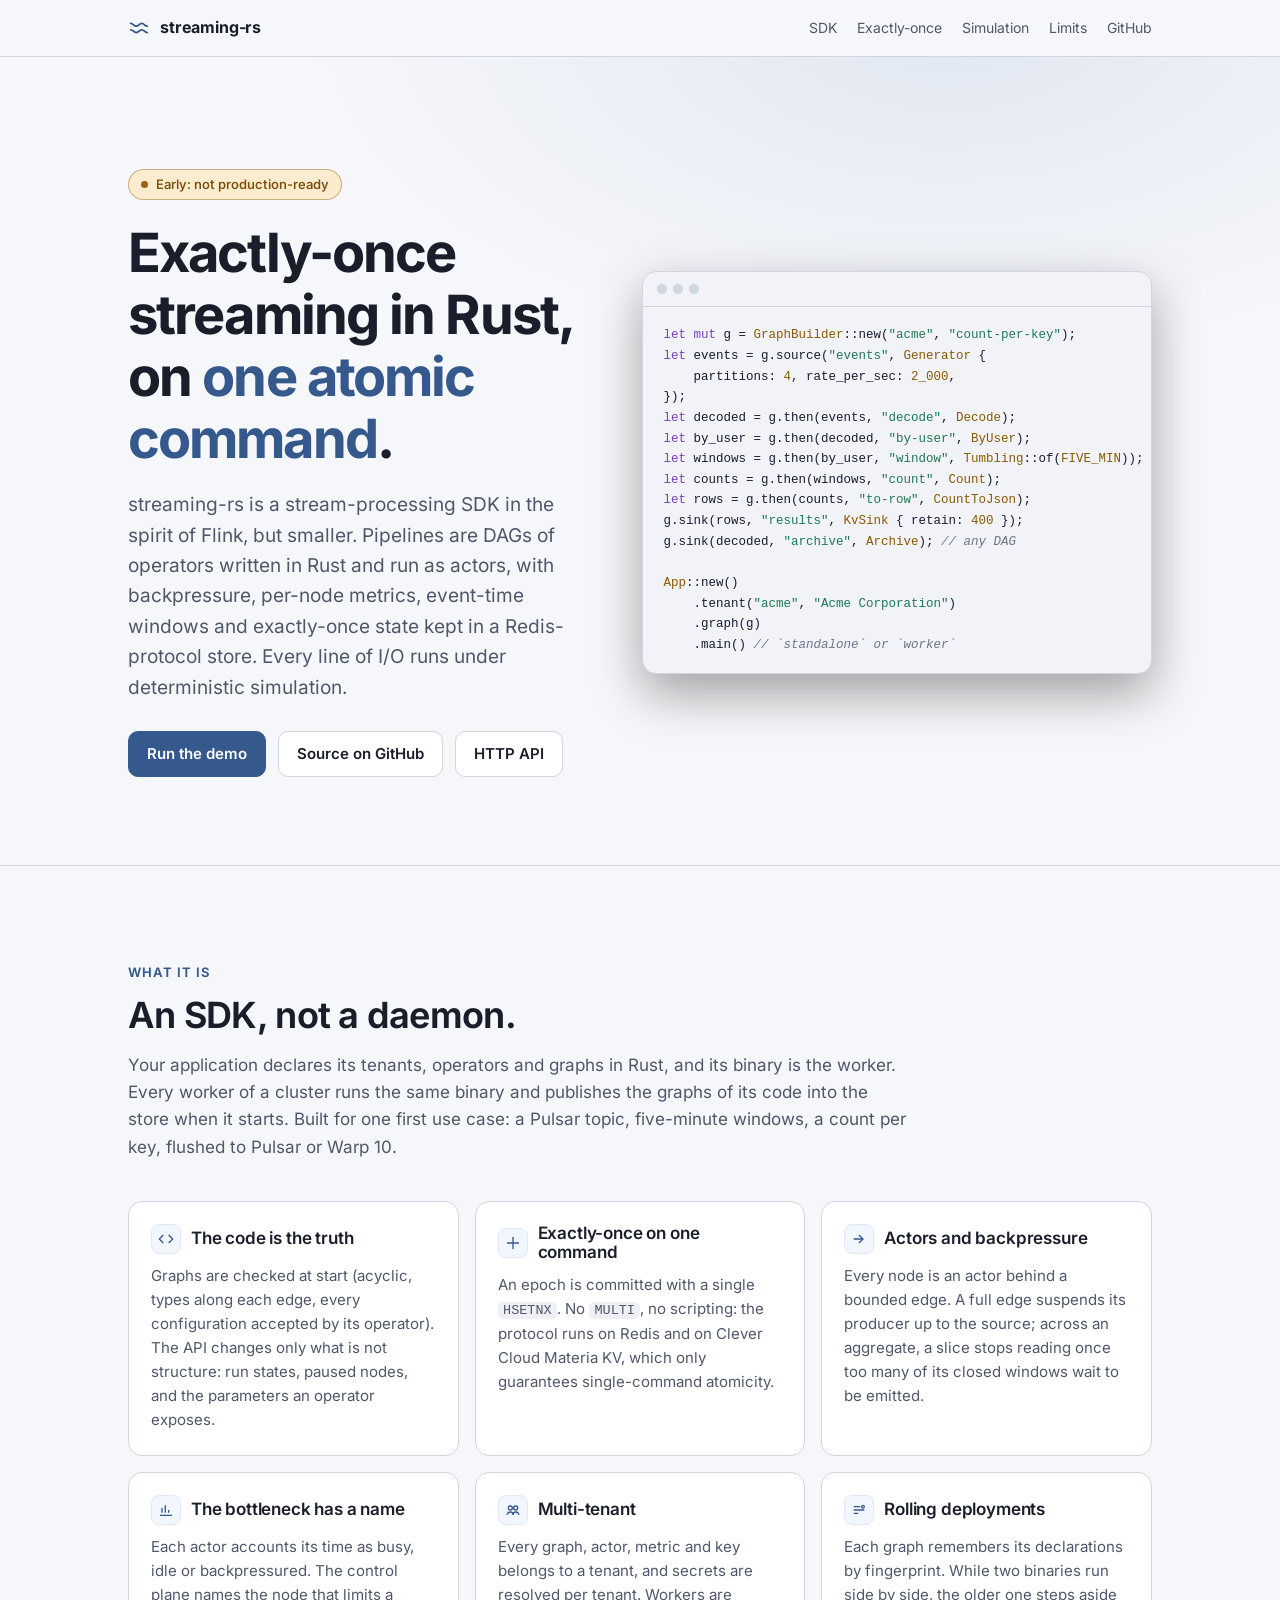
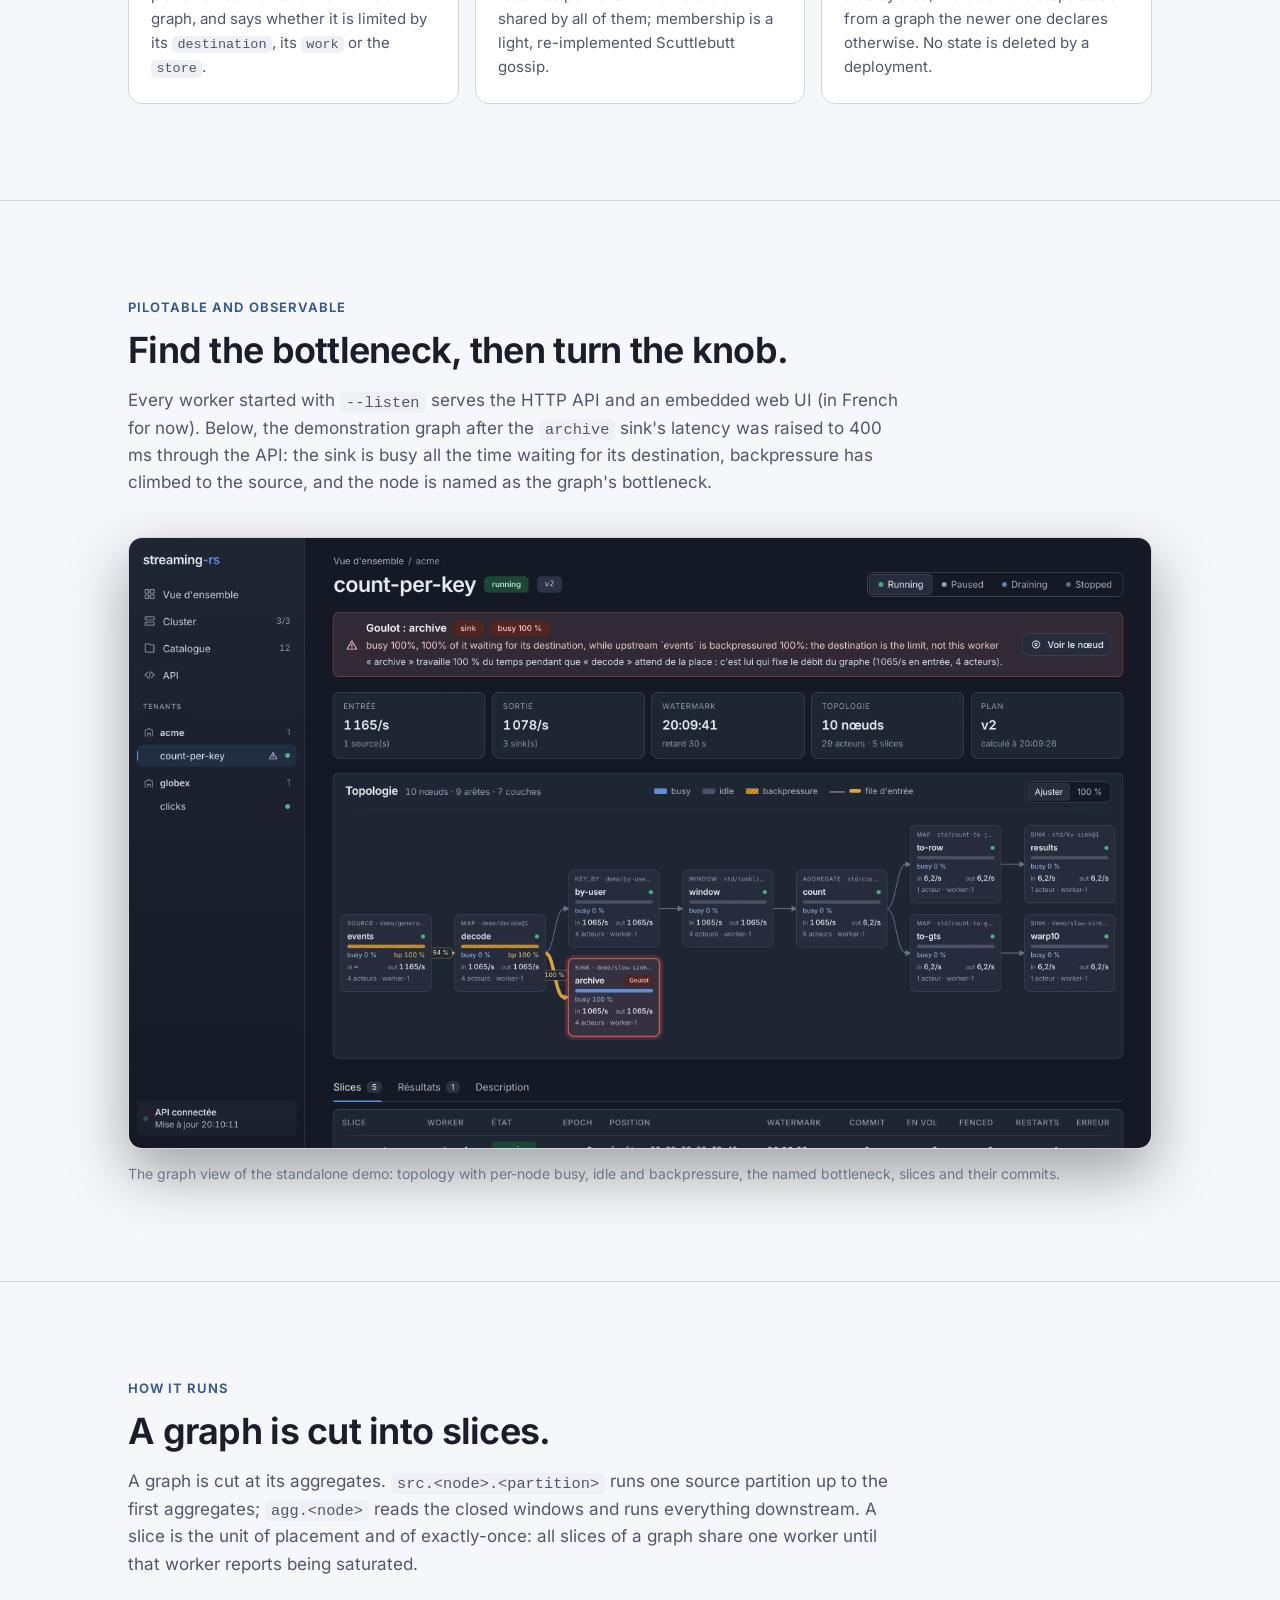
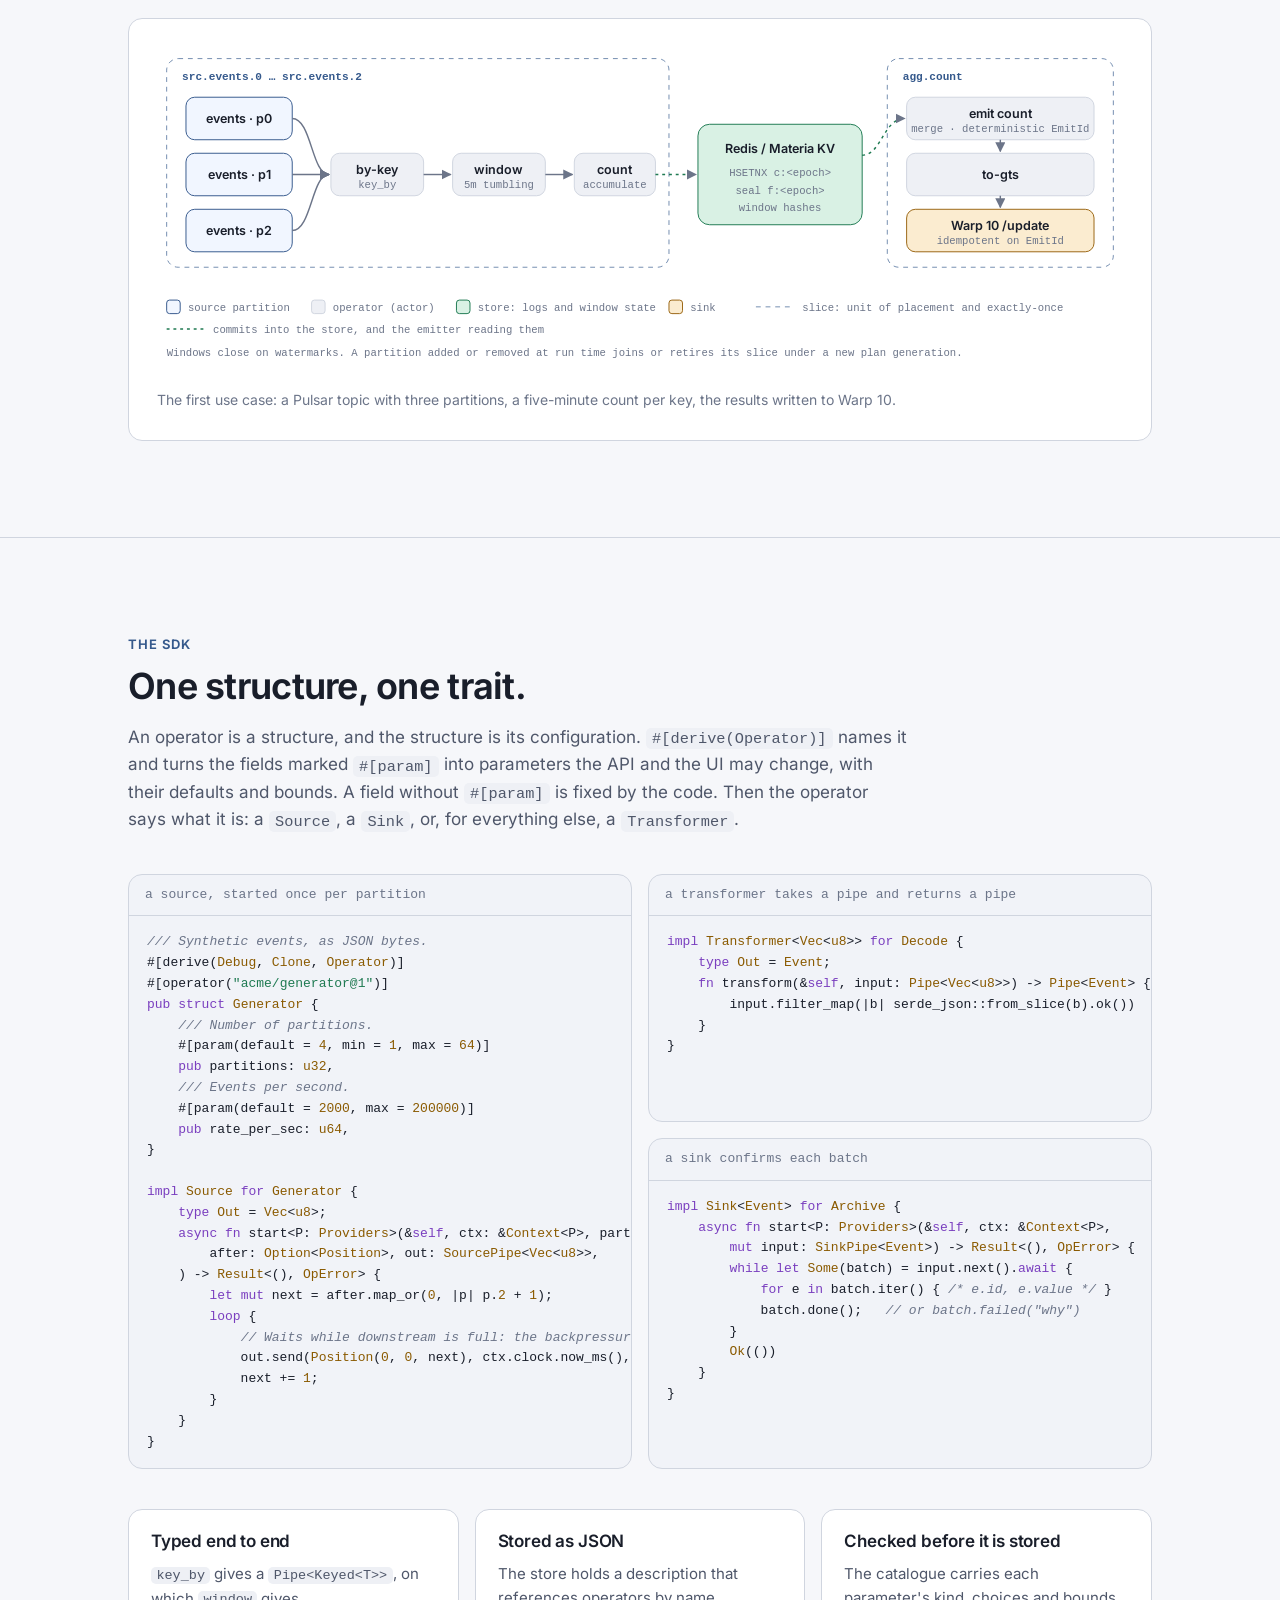
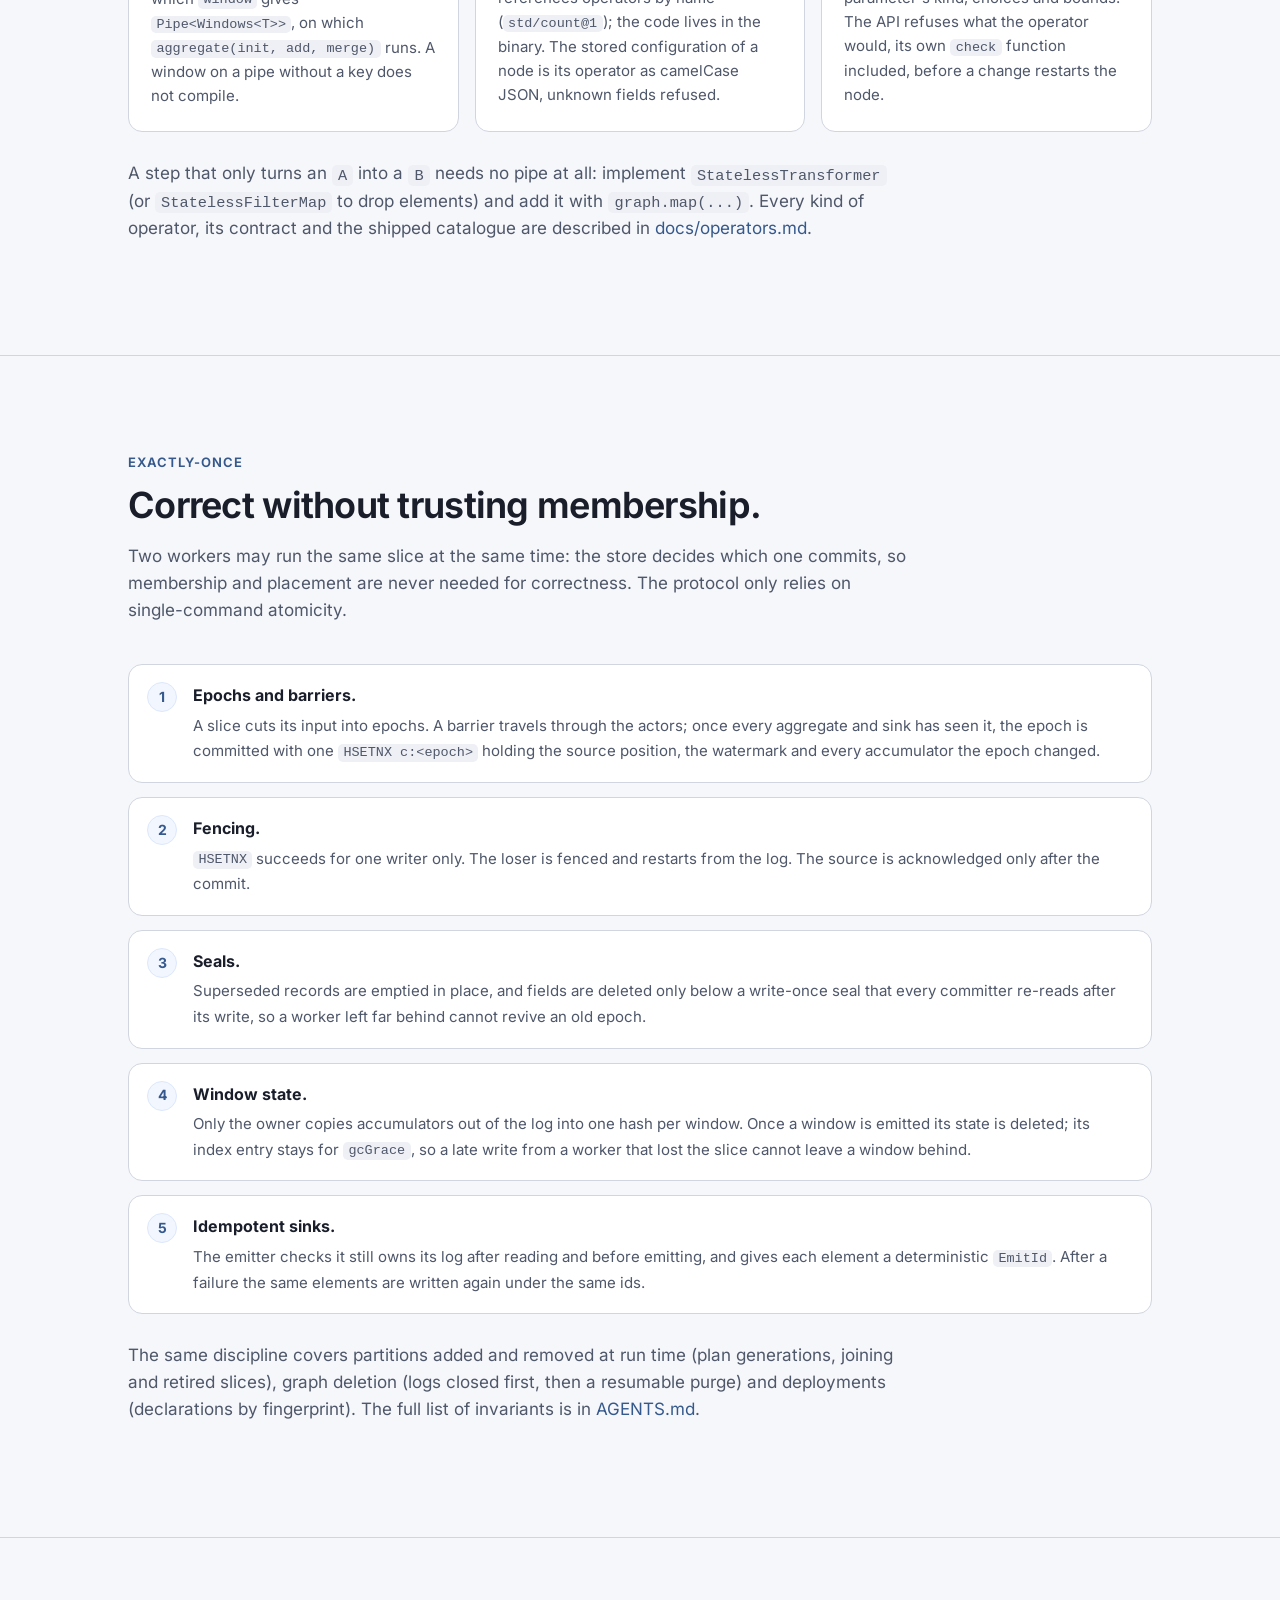
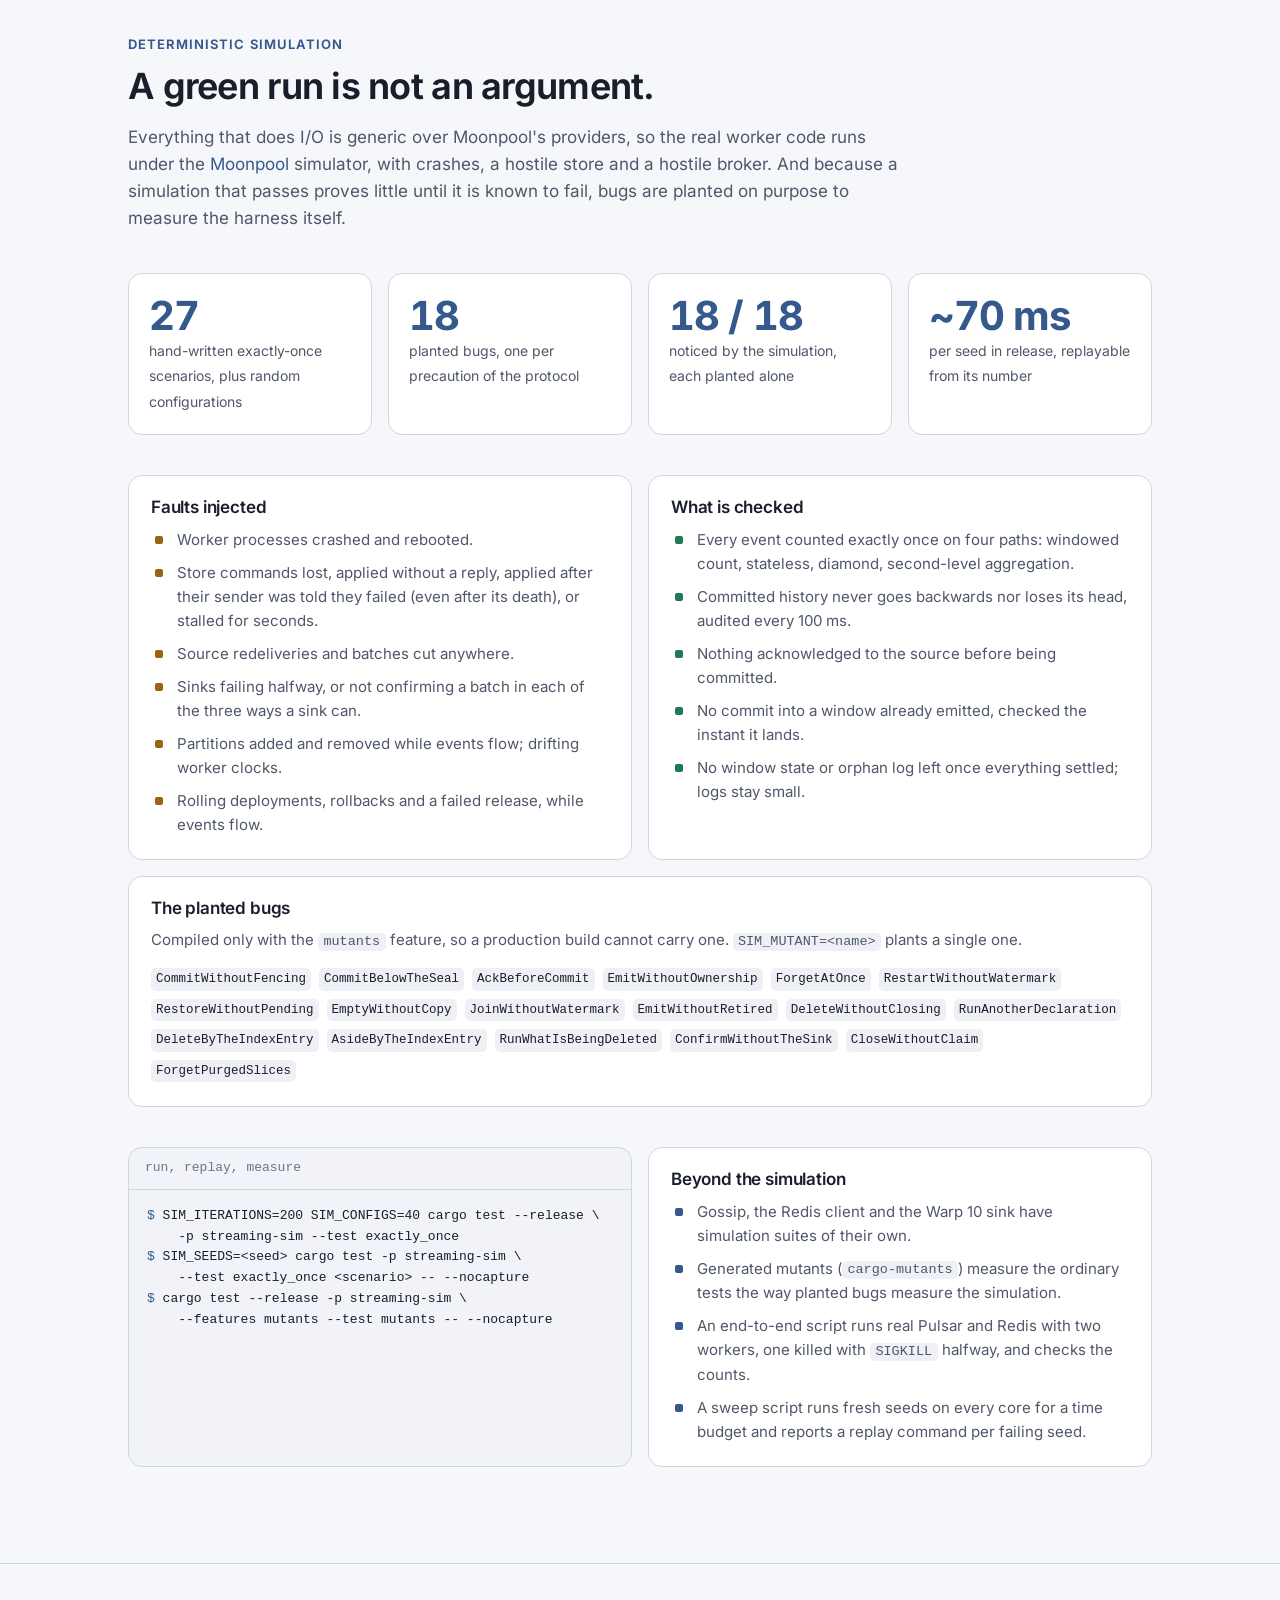
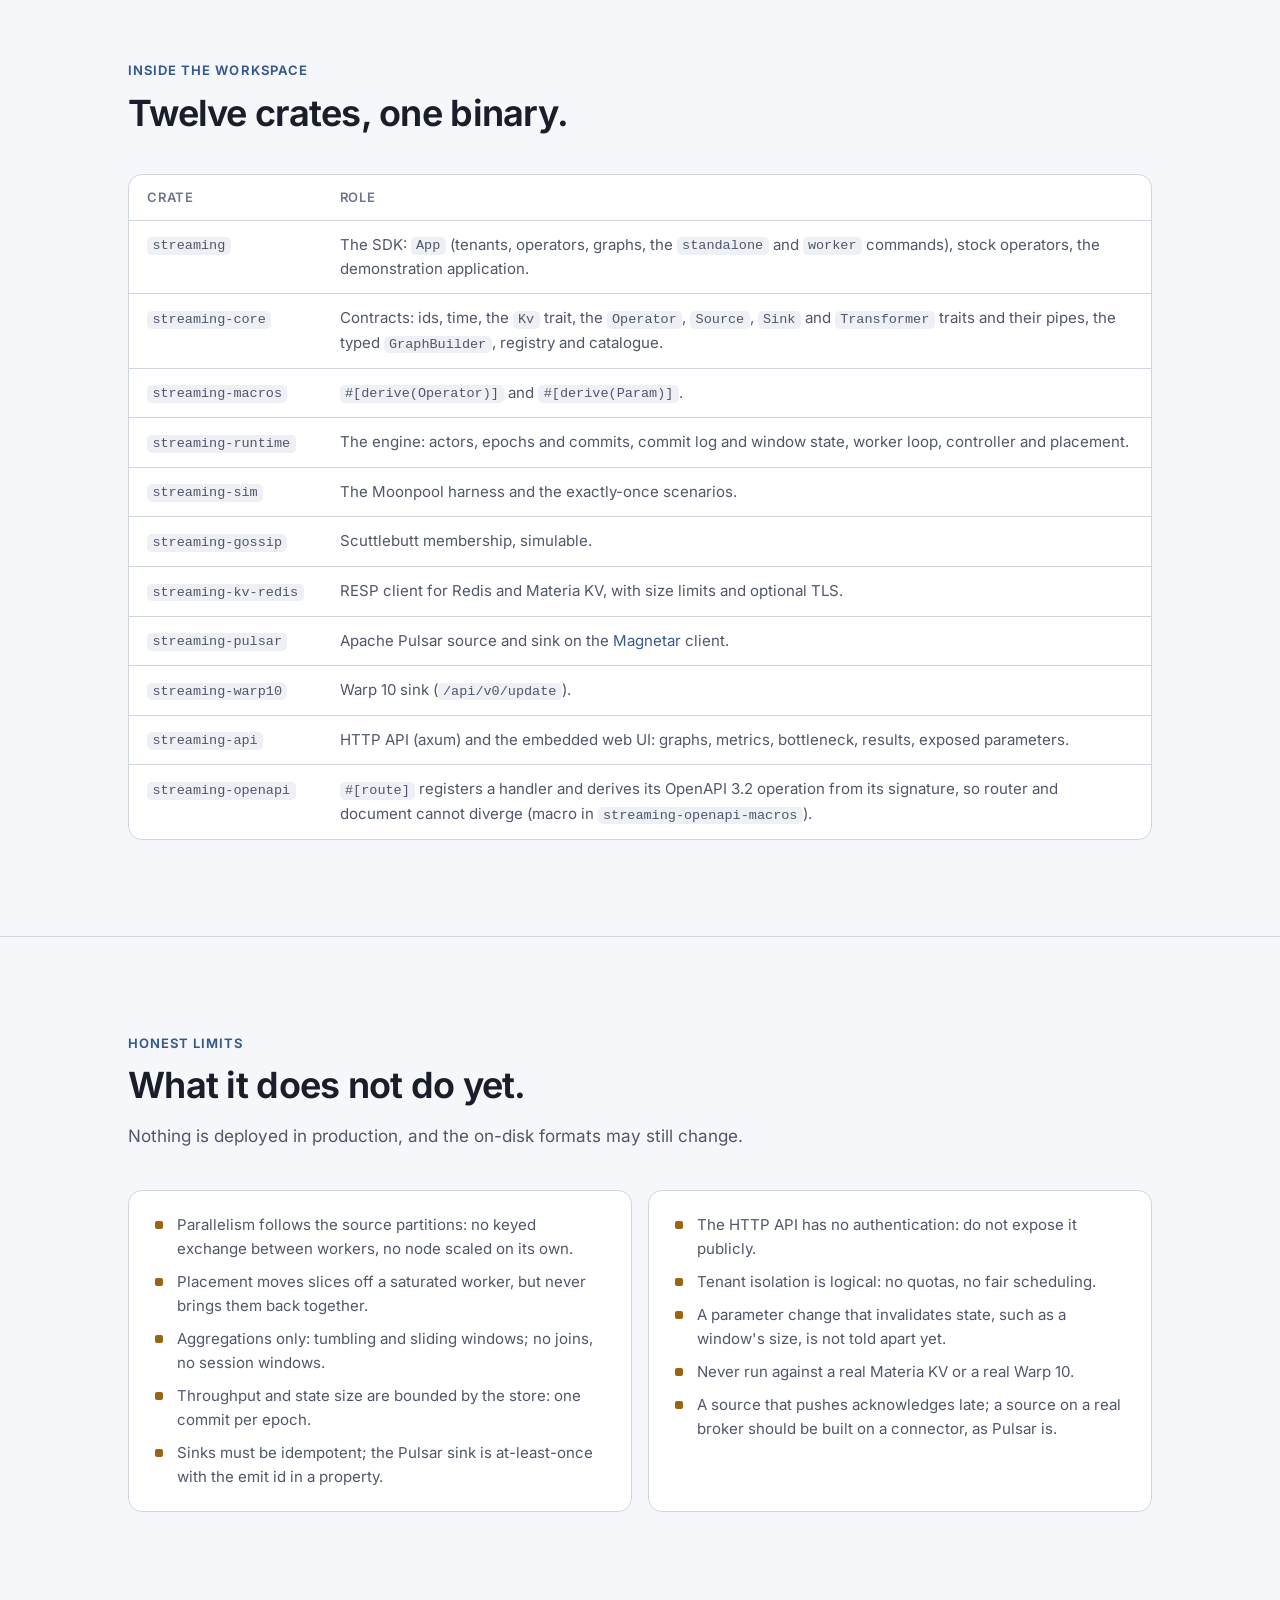
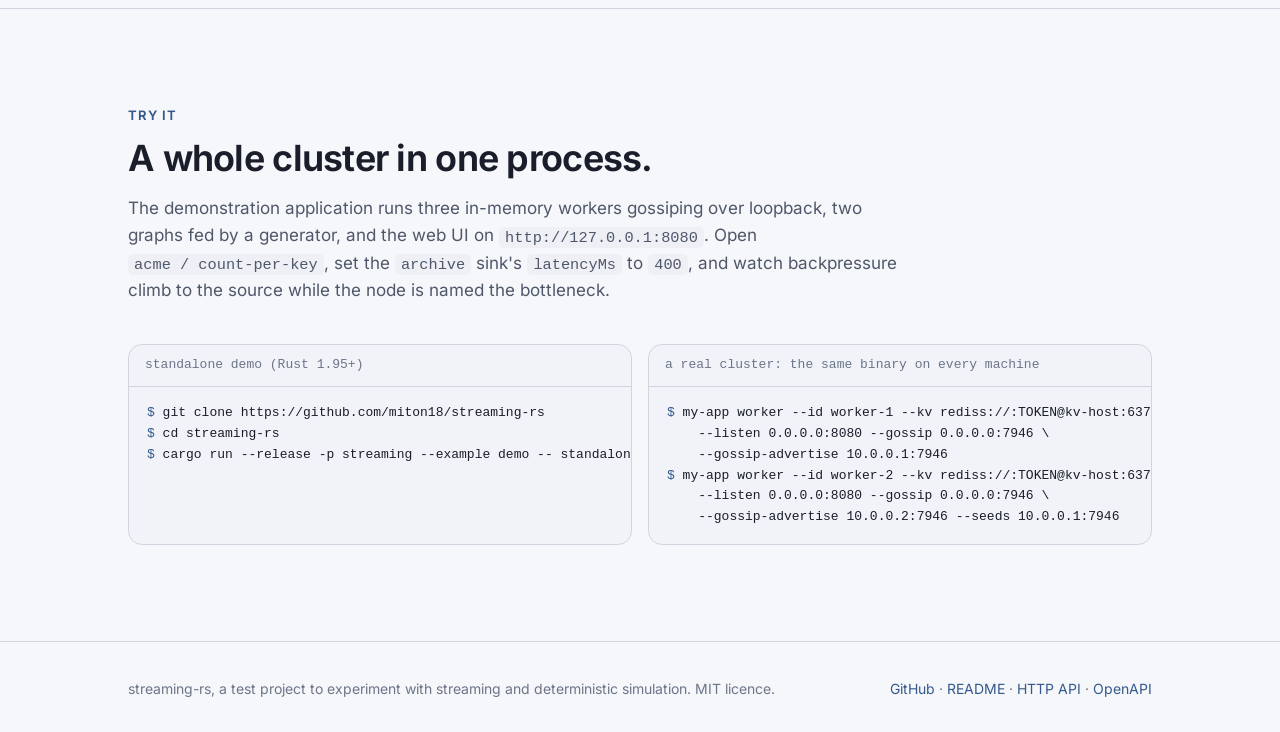
<file: docs/index.html>
<!doctype html>
<html lang="en">
<head>
<meta charset="utf-8">
<meta name="viewport" content="width=device-width, initial-scale=1">
<title>streaming-rs</title>
<meta name="description" content="A stream-processing SDK in Rust: DAG pipelines of actors, event-time windows and exactly-once state on a store that only guarantees single-command atomicity, validated under deterministic simulation.">
<meta name="color-scheme" content="dark light">
<style>
@font-face {
  font-family: "Inter";
  font-style: normal;
  font-weight: 100 900;
  font-display: swap;
  src: url("assets/fonts/inter-latin-wght-normal.woff2") format("woff2");
}

/* Nocturne tokens, the palette of the project's web UI. */
:root {
  --bg: #141925;
  --surface: #1f2533;
  --surface-2: #262d3d;
  --text: #e8ebf2;
  --muted: #aab2c2;
  --faint: #8e97aa;
  --divider: #2f3646;
  --accent: #5b8fd6;
  --accent-300: #c0d5f8;
  --accent-400: #90b4ec;
  --accent-800: #243f67;
  --accent-900: #172944;
  --success: #4fb286;
  --success-800: #1d4636;
  --warn: #e0a33a;
  --warn-text: #f0c46e;
  --warn-800: #4a3613;
  --danger: #d65a4e;
  --code-bg: #10141e;
  --glow: rgb(91 143 214 / 0.18);
  --font-body: "Inter", system-ui, -apple-system, "Segoe UI", Roboto, sans-serif;
  --font-mono: ui-monospace, SFMono-Regular, Menlo, Consolas, monospace;
  --radius: 14px;
  --gutter: clamp(16px, 4vw, 48px);
  color-scheme: dark;
}
@media (prefers-color-scheme: light) {
  :root:not([data-theme="dark"]) {
    --bg: #f6f7fa; --surface: #ffffff; --surface-2: #eef0f5; --text: #191e2a;
    --muted: #4f576a; --faint: #6c7589; --divider: #d0d5df;
    --accent: #35598c; --accent-300: #243f67; --accent-400: #35598c;
    --accent-800: #dde8fc; --accent-900: #f1f6ff;
    --success: #1f7a52; --success-800: #d9f1e4;
    --warn: #9a6512; --warn-text: #7a4f0c; --warn-800: #fbecd0;
    --danger: #b9473c; --code-bg: #f1f3f8; --glow: rgb(70 115 179 / 0.12);
    color-scheme: light;
  }
}

*, *::before, *::after { box-sizing: border-box; }
html { scroll-behavior: smooth; }
body {
  margin: 0;
  background: var(--bg);
  color: var(--text);
  font-family: var(--font-body);
  font-size: 16px;
  line-height: 1.6;
  -webkit-font-smoothing: antialiased;
  font-feature-settings: "cv11", "ss01";
}
a { color: var(--accent-400); text-decoration: none; }
a:hover { text-decoration: underline; text-underline-offset: 3px; }
code, pre { font-family: var(--font-mono); font-size: 0.9em; }
:not(pre) > code {
  background: var(--surface-2); padding: 0.1em 0.4em; border-radius: 5px; white-space: nowrap;
}
h1, h2, h3 { line-height: 1.15; letter-spacing: -0.02em; margin: 0; }
h2 { font-size: clamp(26px, 3.4vw, 36px); font-weight: 650; }
h3 { font-size: 17px; font-weight: 600; letter-spacing: -0.01em; }
p { margin: 0 0 1em; }

.wrap { max-width: 1120px; margin: 0 auto; padding: 0 var(--gutter); }

/* Navigation */
nav.top {
  position: sticky; top: 0; z-index: 10;
  background: color-mix(in srgb, var(--bg) 82%, transparent);
  backdrop-filter: blur(10px);
  border-bottom: 1px solid var(--divider);
}
nav.top .wrap { display: flex; align-items: center; gap: 24px; height: 56px; }
.brand { font-weight: 700; color: var(--text); letter-spacing: -0.01em; display: flex; align-items: center; gap: 10px; }
.brand:hover { text-decoration: none; }
.brand svg { flex: none; }
nav.top ul { display: flex; gap: 20px; list-style: none; margin: 0 0 0 auto; padding: 0; font-size: 14px; }
nav.top ul a { color: var(--muted); }
nav.top ul a:hover { color: var(--text); text-decoration: none; }
@media (max-width: 760px) { nav.top ul li:not(.keep) { display: none; } }

/* Hero */
header.hero { position: relative; overflow: hidden; padding: clamp(56px, 9vw, 112px) 0 clamp(48px, 7vw, 88px); }
header.hero::before {
  content: ""; position: absolute; inset: -40% -10% auto; height: 120%;
  background: radial-gradient(60% 50% at 70% 30%, var(--glow), transparent 70%);
  pointer-events: none;
}
.hero .wrap { position: relative; display: grid; grid-template-columns: 1fr 1.1fr; gap: clamp(32px, 4vw, 56px); align-items: center; }
@media (max-width: 920px) { .hero .wrap { grid-template-columns: 1fr; } }
.status {
  display: inline-flex; align-items: center; gap: 8px;
  font-size: 13px; font-weight: 550; color: var(--warn-text);
  background: var(--warn-800); border: 1px solid color-mix(in srgb, var(--warn) 45%, transparent);
  padding: 4px 12px; border-radius: 999px; margin-bottom: 22px;
}
.status::before { content: ""; width: 7px; height: 7px; border-radius: 50%; background: var(--warn); }
.hero h1 { font-size: clamp(36px, 4.6vw, 54px); font-weight: 720; letter-spacing: -0.035em; margin-bottom: 20px; }
.hero h1 em { font-style: normal; color: var(--accent-400); }
.lede { font-size: clamp(17px, 1.6vw, 19px); color: var(--muted); max-width: 36em; }
.actions { display: flex; flex-wrap: wrap; gap: 12px; margin-top: 28px; }
.btn {
  display: inline-flex; align-items: center; gap: 8px; padding: 10px 18px; border-radius: 10px;
  font-weight: 600; font-size: 15px; border: 1px solid var(--divider); color: var(--text); background: var(--surface);
}
.btn:hover { text-decoration: none; border-color: var(--accent); }
.btn.primary { background: var(--accent); border-color: var(--accent); color: #fff; }
.btn.primary:hover { filter: brightness(1.08); }

.term {
  background: var(--code-bg); border: 1px solid var(--divider); border-radius: var(--radius);
  box-shadow: 0 20px 50px rgb(0 0 0 / 0.35); overflow: hidden; min-width: 0;
}
.term-bar { display: flex; gap: 6px; padding: 12px 14px; border-bottom: 1px solid var(--divider); }
.term-bar span { width: 10px; height: 10px; border-radius: 50%; background: var(--divider); }
.term pre { margin: 0; padding: 18px 20px; overflow-x: auto; line-height: 1.65; font-size: 12.5px; }

/* Syntax colours, kept to four */
.k { color: #c49bf0; } .s { color: #8fd1a8; } .c { color: var(--faint); font-style: italic; } .t { color: #f0c46e; }
.p { color: var(--accent-400); user-select: none; }
@media (prefers-color-scheme: light) {
  :root:not([data-theme="dark"]) .k { color: #7a3fbf; }
  :root:not([data-theme="dark"]) .s { color: #1f7a52; }
  :root:not([data-theme="dark"]) .t { color: #8a5a00; }
}

/* Sections */
section { padding: clamp(56px, 8vw, 96px) 0; border-top: 1px solid var(--divider); }
.eyebrow { font-size: 13px; font-weight: 650; letter-spacing: 0.08em; text-transform: uppercase; color: var(--accent-400); margin-bottom: 12px; }
.intro { color: var(--muted); max-width: 46em; margin-top: 16px; font-size: 17px; }

.grid { display: grid; gap: 16px; margin-top: 40px; }
.grid.three { grid-template-columns: repeat(3, 1fr); }
.grid.two { grid-template-columns: repeat(2, 1fr); }
@media (max-width: 920px) { .grid.three { grid-template-columns: repeat(2, 1fr); } }
@media (max-width: 640px) { .grid.three, .grid.two { grid-template-columns: 1fr; } }
.card { background: var(--surface); border: 1px solid var(--divider); border-radius: var(--radius); padding: 22px 22px 8px; min-width: 0; }
.card h3 { margin-bottom: 10px; display: flex; align-items: center; gap: 10px; }
.card p { color: var(--muted); font-size: 15px; }
.icon {
  flex: none; width: 30px; height: 30px; border-radius: 8px; display: grid; place-items: center;
  background: var(--accent-900); color: var(--accent-400); border: 1px solid var(--accent-800);
}

figure.diagram { margin: 40px 0 0; background: var(--surface); border: 1px solid var(--divider); border-radius: var(--radius); padding: clamp(14px, 3vw, 28px); }
figure.diagram svg { display: block; width: 100%; height: auto; }
figure.diagram figcaption { color: var(--faint); font-size: 14px; margin-top: 14px; }
.d-node { fill: var(--surface-2); stroke: var(--divider); }
.d-src { fill: var(--accent-900); stroke: var(--accent); }
.d-kv { fill: var(--success-800); stroke: var(--success); }
.d-sink { fill: var(--warn-800); stroke: var(--warn); }
.d-text { fill: var(--text); font: 600 13px var(--font-body); }
.d-sub { fill: var(--faint); font: 500 11px var(--font-mono); }
.d-edge { stroke: var(--faint); stroke-width: 1.5; fill: none; }
.d-slice { fill: none; stroke: var(--accent); stroke-dasharray: 5 5; opacity: 0.7; }
.d-label { fill: var(--accent-400); font: 600 11.5px var(--font-mono); }
.d-commit { stroke: var(--success); stroke-width: 1.5; fill: none; stroke-dasharray: 3 4; }

figure.shot { margin: 40px 0 0; }
figure.shot img {
  display: block; width: 100%; height: auto; border-radius: var(--radius);
  border: 1px solid var(--divider); box-shadow: 0 24px 60px rgb(0 0 0 / 0.35);
}
figure.shot figcaption { color: var(--faint); font-size: 14px; margin-top: 14px; }

/* Code panels */
.code { background: var(--code-bg); border: 1px solid var(--divider); border-radius: var(--radius); overflow: hidden; min-width: 0; }
.code .label { font-size: 13px; color: var(--faint); padding: 10px 16px; border-bottom: 1px solid var(--divider); font-family: var(--font-mono); }
.code pre { margin: 0; padding: 16px 18px; overflow-x: auto; font-size: 13px; line-height: 1.6; }

/* Protocol steps */
ol.steps { list-style: none; counter-reset: s; padding: 0; margin: 40px 0 0; display: grid; gap: 14px; }
ol.steps li {
  counter-increment: s; position: relative; padding: 18px 20px 18px 64px;
  background: var(--surface); border: 1px solid var(--divider); border-radius: var(--radius);
}
ol.steps li::before {
  content: counter(s); position: absolute; left: 18px; top: 17px; width: 30px; height: 30px; border-radius: 50%;
  display: grid; place-items: center; font-weight: 700; font-size: 14px;
  background: var(--accent-900); color: var(--accent-400); border: 1px solid var(--accent-800);
}
ol.steps li strong { display: block; margin-bottom: 4px; }
ol.steps li span { color: var(--muted); font-size: 15px; }

/* Numbers */
.stats { display: grid; grid-template-columns: repeat(4, 1fr); gap: 16px; margin-top: 40px; }
@media (max-width: 820px) { .stats { grid-template-columns: repeat(2, 1fr); } }
.stat { background: var(--surface); border: 1px solid var(--divider); border-radius: var(--radius); padding: 20px; }
.stat b { display: block; font-size: clamp(30px, 4vw, 40px); font-weight: 720; letter-spacing: -0.03em; color: var(--accent-400); line-height: 1.1; font-variant-numeric: tabular-nums; }
.stat span { color: var(--muted); font-size: 14px; }

ul.ticks { list-style: none; padding: 0; margin: 0 0 14px; }
ul.ticks li { position: relative; padding-left: 26px; margin-bottom: 9px; color: var(--muted); font-size: 15px; }
ul.ticks li::before { content: ""; position: absolute; left: 4px; top: 0.55em; width: 8px; height: 8px; border-radius: 2px; background: var(--accent); }
ul.ticks.warn li::before { background: var(--warn); }
ul.ticks.ok li::before { background: var(--success); }

.mutants { display: flex; flex-wrap: wrap; gap: 8px; margin-top: 8px; }
.mutants code { font-size: 12.5px; white-space: nowrap; }

/* Table */
.table { margin-top: 40px; overflow-x: auto; border: 1px solid var(--divider); border-radius: var(--radius); background: var(--surface); }
table { border-collapse: collapse; width: 100%; font-size: 15px; }
th, td { text-align: left; padding: 12px 18px; border-bottom: 1px solid var(--divider); vertical-align: top; }
tr:last-child td { border-bottom: 0; }
th { font-size: 13px; color: var(--faint); font-weight: 600; text-transform: uppercase; letter-spacing: 0.06em; }
td:first-child { white-space: nowrap; }
td { color: var(--muted); }

.callout {
  margin-top: 40px; padding: 20px 22px; border-radius: var(--radius);
  background: var(--warn-800); border: 1px solid color-mix(in srgb, var(--warn) 40%, transparent);
}
.callout p { margin: 0; color: var(--text); }

footer { border-top: 1px solid var(--divider); padding: 36px 0 48px; color: var(--faint); font-size: 14px; }
footer .wrap { display: flex; flex-wrap: wrap; gap: 12px 28px; justify-content: space-between; }
</style>
</head>
<body>

<nav class="top">
  <div class="wrap">
    <a class="brand" href="#">
      <svg width="22" height="22" viewBox="0 0 24 24" aria-hidden="true"><path d="M3 7c3 0 3 3 6 3s3-3 6-3 3 3 6 3M3 14c3 0 3 3 6 3s3-3 6-3 3 3 6 3" fill="none" stroke="currentColor" stroke-width="2" stroke-linecap="round" style="color: var(--accent-400)"/></svg>
      streaming-rs
    </a>
    <ul>
      <li><a href="#sdk">SDK</a></li>
      <li><a href="#exactly-once">Exactly-once</a></li>
      <li><a href="#simulation">Simulation</a></li>
      <li><a href="#limits">Limits</a></li>
      <li class="keep"><a href="https://github.com/miton18/streaming-rs">GitHub</a></li>
    </ul>
  </div>
</nav>

<header class="hero">
  <div class="wrap">
    <div>
      <div class="status">Early: not production-ready</div>
      <h1>Exactly-once streaming in Rust, on <em>one atomic command</em>.</h1>
      <p class="lede">
        streaming-rs is a stream-processing SDK in the spirit of Flink, but smaller.
        Pipelines are DAGs of operators written in Rust and run as actors, with
        backpressure, per-node metrics, event-time windows and exactly-once state
        kept in a Redis-protocol store. Every line of I/O runs under
        deterministic simulation.
      </p>
      <div class="actions">
        <a class="btn primary" href="#try">Run the demo</a>
        <a class="btn" href="https://github.com/miton18/streaming-rs">Source on GitHub</a>
        <a class="btn" href="https://github.com/miton18/streaming-rs/blob/main/docs/http-api.md">HTTP API</a>
      </div>
    </div>
    <div class="term" aria-label="A graph declared in Rust">
      <div class="term-bar"><span></span><span></span><span></span></div>
<pre><span class="k">let mut</span> g = <span class="t">GraphBuilder</span>::new(<span class="s">"acme"</span>, <span class="s">"count-per-key"</span>);
<span class="k">let</span> events = g.source(<span class="s">"events"</span>, <span class="t">Generator</span> {
    partitions: <span class="t">4</span>, rate_per_sec: <span class="t">2_000</span>,
});
<span class="k">let</span> decoded = g.then(events, <span class="s">"decode"</span>, <span class="t">Decode</span>);
<span class="k">let</span> by_user = g.then(decoded, <span class="s">"by-user"</span>, <span class="t">ByUser</span>);
<span class="k">let</span> windows = g.then(by_user, <span class="s">"window"</span>, <span class="t">Tumbling</span>::of(<span class="t">FIVE_MIN</span>));
<span class="k">let</span> counts = g.then(windows, <span class="s">"count"</span>, <span class="t">Count</span>);
<span class="k">let</span> rows = g.then(counts, <span class="s">"to-row"</span>, <span class="t">CountToJson</span>);
g.sink(rows, <span class="s">"results"</span>, <span class="t">KvSink</span> { retain: <span class="t">400</span> });
g.sink(decoded, <span class="s">"archive"</span>, <span class="t">Archive</span>); <span class="c">// any DAG</span>

<span class="t">App</span>::new()
    .tenant(<span class="s">"acme"</span>, <span class="s">"Acme Corporation"</span>)
    .graph(g)
    .main() <span class="c">// `standalone` or `worker`</span></pre>
    </div>
  </div>
</header>

<section id="what">
  <div class="wrap">
    <div class="eyebrow">What it is</div>
    <h2>An SDK, not a daemon.</h2>
    <p class="intro">
      Your application declares its tenants, operators and graphs in Rust, and its
      binary is the worker. Every worker of a cluster runs the same binary and publishes
      the graphs of its code into the store when it starts. Built for one first use case:
      a Pulsar topic, five-minute windows, a count per key, flushed to Pulsar or Warp 10.
    </p>
    <div class="grid three">
      <div class="card">
        <h3><span class="icon"><svg width="16" height="16" viewBox="0 0 24 24" fill="none" stroke="currentColor" stroke-width="2"><path d="m8 6-6 6 6 6M16 6l6 6-6 6"/></svg></span>The code is the truth</h3>
        <p>Graphs are checked at start (acyclic, types along each edge, every configuration accepted by its operator). The API changes only what is not structure: run states, paused nodes, and the parameters an operator exposes.</p>
      </div>
      <div class="card">
        <h3><span class="icon"><svg width="16" height="16" viewBox="0 0 24 24" fill="none" stroke="currentColor" stroke-width="2"><path d="M12 3v18M3 12h18"/></svg></span>Exactly-once on one command</h3>
        <p>An epoch is committed with a single <code>HSETNX</code>. No <code>MULTI</code>, no scripting: the protocol runs on Redis and on Clever Cloud Materia KV, which only guarantees single-command atomicity.</p>
      </div>
      <div class="card">
        <h3><span class="icon"><svg width="16" height="16" viewBox="0 0 24 24" fill="none" stroke="currentColor" stroke-width="2"><path d="M4 12h12M12 6l6 6-6 6"/></svg></span>Actors and backpressure</h3>
        <p>Every node is an actor behind a bounded edge. A full edge suspends its producer up to the source; across an aggregate, a slice stops reading once too many of its closed windows wait to be emitted.</p>
      </div>
      <div class="card">
        <h3><span class="icon"><svg width="16" height="16" viewBox="0 0 24 24" fill="none" stroke="currentColor" stroke-width="2"><path d="M3 20h18M6 16V9M11 16V5M16 16v-4"/></svg></span>The bottleneck has a name</h3>
        <p>Each actor accounts its time as busy, idle or backpressured. The control plane names the node that limits a graph, and says whether it is limited by its <code>destination</code>, its <code>work</code> or the <code>store</code>.</p>
      </div>
      <div class="card">
        <h3><span class="icon"><svg width="16" height="16" viewBox="0 0 24 24" fill="none" stroke="currentColor" stroke-width="2"><circle cx="8" cy="9" r="3"/><circle cx="16" cy="9" r="3"/><path d="M3 19c1-3 3-4 5-4s4 1 5 4M11 19c1-3 3-4 5-4s4 1 5 4"/></svg></span>Multi-tenant</h3>
        <p>Every graph, actor, metric and key belongs to a tenant, and secrets are resolved per tenant. Workers are shared by all of them; membership is a light, re-implemented Scuttlebutt gossip.</p>
      </div>
      <div class="card">
        <h3><span class="icon"><svg width="16" height="16" viewBox="0 0 24 24" fill="none" stroke="currentColor" stroke-width="2"><path d="M4 7h10M4 12h16M4 17h7"/><circle cx="18" cy="7" r="2"/></svg></span>Rolling deployments</h3>
        <p>Each graph remembers its declarations by fingerprint. While two binaries run side by side, the older one steps aside from a graph the newer one declares otherwise. No state is deleted by a deployment.</p>
      </div>
    </div>
  </div>
</section>

<section id="observe">
  <div class="wrap">
    <div class="eyebrow">Pilotable and observable</div>
    <h2>Find the bottleneck, then turn the knob.</h2>
    <p class="intro">
      Every worker started with <code>--listen</code> serves the HTTP API and an embedded
      web UI (in French for now). Below, the demonstration graph after the
      <code>archive</code> sink's latency was raised to 400 ms through the API: the sink is
      busy all the time waiting for its destination, backpressure has climbed to the source,
      and the node is named as the graph's bottleneck.
    </p>
    <figure class="shot">
      <img src="assets/img/ui-bottleneck.webp" width="2880" height="1720" loading="lazy"
           alt="The web UI showing the count-per-key graph: the archive sink is flagged as the bottleneck at 100% busy, and the events source and decode map are backpressured at 100%.">
      <figcaption>The graph view of the standalone demo: topology with per-node busy, idle and backpressure, the named bottleneck, slices and their commits.</figcaption>
    </figure>
  </div>
</section>

<section id="architecture">
  <div class="wrap">
    <div class="eyebrow">How it runs</div>
    <h2>A graph is cut into slices.</h2>
    <p class="intro">
      A graph is cut at its aggregates. <code>src.&lt;node&gt;.&lt;partition&gt;</code> runs one
      source partition up to the first aggregates; <code>agg.&lt;node&gt;</code> reads the
      closed windows and runs everything downstream. A slice is the unit of placement
      and of exactly-once: all slices of a graph share one worker until that worker
      reports being saturated.
    </p>
    <figure class="diagram">
      <svg viewBox="0 0 1000 340" role="img" aria-label="Three source slices commit to their logs in the store; the emitter slice reads them and writes to the sink">
        <defs>
          <marker id="arrow" viewBox="0 0 10 10" refX="9" refY="5" markerWidth="7" markerHeight="7" orient="auto-start-reverse">
            <path d="M0 0 10 5 0 10z" style="fill: var(--faint)"/>
          </marker>
        </defs>
        <!-- source slices -->
        <rect class="d-slice" x="10" y="12" width="520" height="216" rx="12"/>
        <text class="d-label" x="26" y="34">src.events.0 … src.events.2</text>
        <g>
          <rect class="d-src" x="30" y="52" width="110" height="44" rx="9"/>
          <text class="d-text" x="85" y="79" text-anchor="middle">events · p0</text>
          <rect class="d-src" x="30" y="110" width="110" height="44" rx="9"/>
          <text class="d-text" x="85" y="137" text-anchor="middle">events · p1</text>
          <rect class="d-src" x="30" y="168" width="110" height="44" rx="9"/>
          <text class="d-text" x="85" y="195" text-anchor="middle">events · p2</text>
        </g>
        <g>
          <rect class="d-node" x="180" y="110" width="96" height="44" rx="9"/>
          <text class="d-text" x="228" y="131" text-anchor="middle">by-key</text>
          <text class="d-sub" x="228" y="146" text-anchor="middle">key_by</text>
          <rect class="d-node" x="306" y="110" width="96" height="44" rx="9"/>
          <text class="d-text" x="354" y="131" text-anchor="middle">window</text>
          <text class="d-sub" x="354" y="146" text-anchor="middle">5m tumbling</text>
          <rect class="d-node" x="432" y="110" width="84" height="44" rx="9"/>
          <text class="d-text" x="474" y="131" text-anchor="middle">count</text>
          <text class="d-sub" x="474" y="146" text-anchor="middle">accumulate</text>
        </g>
        <path class="d-edge" d="M140 74 C160 74 160 132 178 132" marker-end="url(#arrow)"/>
        <path class="d-edge" d="M140 132 H178" marker-end="url(#arrow)"/>
        <path class="d-edge" d="M140 190 C160 190 160 132 178 132" marker-end="url(#arrow)"/>
        <path class="d-edge" d="M276 132 H304" marker-end="url(#arrow)"/>
        <path class="d-edge" d="M402 132 H430" marker-end="url(#arrow)"/>

        <!-- store -->
        <rect class="d-kv" x="560" y="80" width="170" height="104" rx="12"/>
        <text class="d-text" x="645" y="110" text-anchor="middle">Redis / Materia KV</text>
        <text class="d-sub" x="645" y="134" text-anchor="middle">HSETNX c:&lt;epoch&gt;</text>
        <text class="d-sub" x="645" y="152" text-anchor="middle">seal f:&lt;epoch&gt;</text>
        <text class="d-sub" x="645" y="170" text-anchor="middle">window hashes</text>
        <path class="d-commit" d="M516 132 H558" marker-end="url(#arrow)"/>
        

        <!-- emitter slice -->
        <rect class="d-slice" x="756" y="12" width="234" height="216" rx="12"/>
        <text class="d-label" x="772" y="34">agg.count</text>
        <rect class="d-node" x="776" y="52" width="194" height="44" rx="9"/>
        <text class="d-text" x="873" y="73" text-anchor="middle">emit count</text>
        <text class="d-sub" x="873" y="88" text-anchor="middle">merge · deterministic EmitId</text>
        <rect class="d-node" x="776" y="110" width="194" height="44" rx="9"/>
        <text class="d-text" x="873" y="137" text-anchor="middle">to-gts</text>
        <rect class="d-sink" x="776" y="168" width="194" height="44" rx="9"/>
        <text class="d-text" x="873" y="189" text-anchor="middle">Warp 10 /update</text>
        <text class="d-sub" x="873" y="204" text-anchor="middle">idempotent on EmitId</text>
        <path class="d-commit" d="M730 112 C750 112 752 74 774 74" marker-end="url(#arrow)"/>
        <path class="d-edge" d="M873 96 V108" marker-end="url(#arrow)"/>
        <path class="d-edge" d="M873 154 V166" marker-end="url(#arrow)"/>

        <!-- legend -->
        <g transform="translate(10 262)">
          <rect class="d-src" width="14" height="14" rx="3"/><text class="d-sub" x="22" y="11">source partition</text>
          <rect class="d-node" x="150" width="14" height="14" rx="3"/><text class="d-sub" x="172" y="11">operator (actor)</text>
          <rect class="d-kv" x="300" width="14" height="14" rx="3"/><text class="d-sub" x="322" y="11">store: logs and window state</text>
          <rect class="d-sink" x="520" width="14" height="14" rx="3"/><text class="d-sub" x="542" y="11">sink</text>
          <path class="d-slice" d="M610 7 H650"/><text class="d-sub" x="658" y="11">slice: unit of placement and exactly-once</text>
          <path class="d-commit" d="M0 30 H40"/><text class="d-sub" x="48" y="34">commits into the store, and the emitter reading them</text>
          <text class="d-sub" x="0" y="58">Windows close on watermarks. A partition added or removed at run time joins or retires its slice under a new plan generation.</text>
        </g>
      </svg>
      <figcaption>The first use case: a Pulsar topic with three partitions, a five-minute count per key, the results written to Warp 10.</figcaption>
    </figure>
  </div>
</section>

<section id="sdk">
  <div class="wrap">
    <div class="eyebrow">The SDK</div>
    <h2>One structure, one trait.</h2>
    <p class="intro">
      An operator is a structure, and the structure is its configuration.
      <code>#[derive(Operator)]</code> names it and turns the fields marked
      <code>#[param]</code> into parameters the API and the UI may change, with their
      defaults and bounds. A field without <code>#[param]</code> is fixed by the code.
      Then the operator says what it is: a <code>Source</code>, a <code>Sink</code>, or,
      for everything else, a <code>Transformer</code>.
    </p>
    <div class="grid two">
      <div class="code">
        <div class="label">a source, started once per partition</div>
<pre><span class="c">/// Synthetic events, as JSON bytes.</span>
#[derive(<span class="t">Debug</span>, <span class="t">Clone</span>, <span class="t">Operator</span>)]
#[operator(<span class="s">"acme/generator@1"</span>)]
<span class="k">pub struct</span> <span class="t">Generator</span> {
    <span class="c">/// Number of partitions.</span>
    #[param(default = <span class="t">4</span>, min = <span class="t">1</span>, max = <span class="t">64</span>)]
    <span class="k">pub</span> partitions: <span class="t">u32</span>,
    <span class="c">/// Events per second.</span>
    #[param(default = <span class="t">2000</span>, max = <span class="t">200000</span>)]
    <span class="k">pub</span> rate_per_sec: <span class="t">u64</span>,
}

<span class="k">impl</span> <span class="t">Source</span> <span class="k">for</span> <span class="t">Generator</span> {
    <span class="k">type</span> <span class="t">Out</span> = <span class="t">Vec</span>&lt;<span class="t">u8</span>&gt;;
    <span class="k">async fn</span> start&lt;P: <span class="t">Providers</span>&gt;(&amp;<span class="k">self</span>, ctx: &amp;<span class="t">Context</span>&lt;P&gt;, partition: <span class="t">u32</span>,
        after: <span class="t">Option</span>&lt;<span class="t">Position</span>&gt;, out: <span class="t">SourcePipe</span>&lt;<span class="t">Vec</span>&lt;<span class="t">u8</span>&gt;&gt;,
    ) -&gt; <span class="t">Result</span>&lt;(), <span class="t">OpError</span>&gt; {
        <span class="k">let mut</span> next = after.map_or(<span class="t">0</span>, |p| p.<span class="t">2</span> + <span class="t">1</span>);
        <span class="k">loop</span> {
            <span class="c">// Waits while downstream is full: the backpressure.</span>
            out.send(<span class="t">Position</span>(<span class="t">0</span>, <span class="t">0</span>, next), ctx.clock.now_ms(), event(next)).<span class="k">await</span>?;
            next += <span class="t">1</span>;
        }
    }
}</pre>
      </div>
      <div style="display: grid; gap: 16px; min-width: 0;">
        <div class="code">
          <div class="label">a transformer takes a pipe and returns a pipe</div>
<pre><span class="k">impl</span> <span class="t">Transformer</span>&lt;<span class="t">Vec</span>&lt;<span class="t">u8</span>&gt;&gt; <span class="k">for</span> <span class="t">Decode</span> {
    <span class="k">type</span> <span class="t">Out</span> = <span class="t">Event</span>;
    <span class="k">fn</span> transform(&amp;<span class="k">self</span>, input: <span class="t">Pipe</span>&lt;<span class="t">Vec</span>&lt;<span class="t">u8</span>&gt;&gt;) -&gt; <span class="t">Pipe</span>&lt;<span class="t">Event</span>&gt; {
        input.filter_map(|b| serde_json::from_slice(b).ok())
    }
}</pre>
        </div>
        <div class="code">
          <div class="label">a sink confirms each batch</div>
<pre><span class="k">impl</span> <span class="t">Sink</span>&lt;<span class="t">Event</span>&gt; <span class="k">for</span> <span class="t">Archive</span> {
    <span class="k">async fn</span> start&lt;P: <span class="t">Providers</span>&gt;(&amp;<span class="k">self</span>, ctx: &amp;<span class="t">Context</span>&lt;P&gt;,
        <span class="k">mut</span> input: <span class="t">SinkPipe</span>&lt;<span class="t">Event</span>&gt;) -&gt; <span class="t">Result</span>&lt;(), <span class="t">OpError</span>&gt; {
        <span class="k">while let</span> <span class="t">Some</span>(batch) = input.next().<span class="k">await</span> {
            <span class="k">for</span> e <span class="k">in</span> batch.iter() { <span class="c">/* e.id, e.value */</span> }
            batch.done();   <span class="c">// or batch.failed("why")</span>
        }
        <span class="t">Ok</span>(())
    }
}</pre>
        </div>
      </div>
    </div>
    <div class="grid three">
      <div class="card"><h3>Typed end to end</h3><p><code>key_by</code> gives a <code>Pipe&lt;Keyed&lt;T&gt;&gt;</code>, on which <code>window</code> gives <code>Pipe&lt;Windows&lt;T&gt;&gt;</code>, on which <code>aggregate(init, add, merge)</code> runs. A window on a pipe without a key does not compile.</p></div>
      <div class="card"><h3>Stored as JSON</h3><p>The store holds a description that references operators by name (<code>std/count@1</code>); the code lives in the binary. The stored configuration of a node is its operator as camelCase JSON, unknown fields refused.</p></div>
      <div class="card"><h3>Checked before it is stored</h3><p>The catalogue carries each parameter's kind, choices and bounds. The API refuses what the operator would, its own <code>check</code> function included, before a change restarts the node.</p></div>
    </div>
    <p class="intro" style="margin-top: 28px;">
      A step that only turns an <code>A</code> into a <code>B</code> needs no pipe at all: implement
      <code>StatelessTransformer</code> (or <code>StatelessFilterMap</code> to drop elements) and add it with
      <code>graph.map(...)</code>. Every kind of operator, its contract and the shipped catalogue are described in
      <a href="https://github.com/miton18/streaming-rs/blob/main/docs/operators.md">docs/operators.md</a>.
    </p>
  </div>
</section>

<section id="exactly-once">
  <div class="wrap">
    <div class="eyebrow">Exactly-once</div>
    <h2>Correct without trusting membership.</h2>
    <p class="intro">
      Two workers may run the same slice at the same time: the store decides which one
      commits, so membership and placement are never needed for correctness. The protocol
      only relies on single-command atomicity.
    </p>
    <ol class="steps">
      <li><strong>Epochs and barriers.</strong><span>A slice cuts its input into epochs. A barrier travels through the actors; once every aggregate and sink has seen it, the epoch is committed with one <code>HSETNX c:&lt;epoch&gt;</code> holding the source position, the watermark and every accumulator the epoch changed.</span></li>
      <li><strong>Fencing.</strong><span><code>HSETNX</code> succeeds for one writer only. The loser is fenced and restarts from the log. The source is acknowledged only after the commit.</span></li>
      <li><strong>Seals.</strong><span>Superseded records are emptied in place, and fields are deleted only below a write-once seal that every committer re-reads after its write, so a worker left far behind cannot revive an old epoch.</span></li>
      <li><strong>Window state.</strong><span>Only the owner copies accumulators out of the log into one hash per window. Once a window is emitted its state is deleted; its index entry stays for <code>gcGrace</code>, so a late write from a worker that lost the slice cannot leave a window behind.</span></li>
      <li><strong>Idempotent sinks.</strong><span>The emitter checks it still owns its log after reading and before emitting, and gives each element a deterministic <code>EmitId</code>. After a failure the same elements are written again under the same ids.</span></li>
    </ol>
    <p class="intro" style="margin-top: 28px;">
      The same discipline covers partitions added and removed at run time (plan generations,
      joining and retired slices), graph deletion (logs closed first, then a resumable purge)
      and deployments (declarations by fingerprint). The full list of invariants is in
      <a href="https://github.com/miton18/streaming-rs/blob/main/AGENTS.md">AGENTS.md</a>.
    </p>
  </div>
</section>

<section id="simulation">
  <div class="wrap">
    <div class="eyebrow">Deterministic simulation</div>
    <h2>A green run is not an argument.</h2>
    <p class="intro">
      Everything that does I/O is generic over Moonpool's providers, so the real worker
      code runs under the <a href="https://github.com/PierreZ/moonpool">Moonpool</a> simulator,
      with crashes, a hostile store and a hostile broker. And because a simulation that
      passes proves little until it is known to fail, bugs are planted on purpose to
      measure the harness itself.
    </p>
    <div class="stats">
      <div class="stat"><b>27</b><span>hand-written exactly-once scenarios, plus random configurations</span></div>
      <div class="stat"><b>18</b><span>planted bugs, one per precaution of the protocol</span></div>
      <div class="stat"><b>18 / 18</b><span>noticed by the simulation, each planted alone</span></div>
      <div class="stat"><b>~70 ms</b><span>per seed in release, replayable from its number</span></div>
    </div>
    <div class="grid two">
      <div class="card">
        <h3>Faults injected</h3>
        <ul class="ticks warn">
          <li>Worker processes crashed and rebooted.</li>
          <li>Store commands lost, applied without a reply, applied after their sender was told they failed (even after its death), or stalled for seconds.</li>
          <li>Source redeliveries and batches cut anywhere.</li>
          <li>Sinks failing halfway, or not confirming a batch in each of the three ways a sink can.</li>
          <li>Partitions added and removed while events flow; drifting worker clocks.</li>
          <li>Rolling deployments, rollbacks and a failed release, while events flow.</li>
        </ul>
      </div>
      <div class="card">
        <h3>What is checked</h3>
        <ul class="ticks ok">
          <li>Every event counted exactly once on four paths: windowed count, stateless, diamond, second-level aggregation.</li>
          <li>Committed history never goes backwards nor loses its head, audited every 100 ms.</li>
          <li>Nothing acknowledged to the source before being committed.</li>
          <li>No commit into a window already emitted, checked the instant it lands.</li>
          <li>No window state or orphan log left once everything settled; logs stay small.</li>
        </ul>
      </div>
    </div>
    <div class="card" style="margin-top: 16px;">
      <h3>The planted bugs</h3>
      <p>Compiled only with the <code>mutants</code> feature, so a production build cannot carry one. <code>SIM_MUTANT=&lt;name&gt;</code> plants a single one.</p>
      <div class="mutants" style="margin-bottom: 16px;">
        <code>CommitWithoutFencing</code><code>CommitBelowTheSeal</code><code>AckBeforeCommit</code><code>EmitWithoutOwnership</code>
        <code>ForgetAtOnce</code><code>RestartWithoutWatermark</code><code>RestoreWithoutPending</code><code>EmptyWithoutCopy</code>
        <code>JoinWithoutWatermark</code><code>EmitWithoutRetired</code><code>DeleteWithoutClosing</code><code>RunAnotherDeclaration</code>
        <code>DeleteByTheIndexEntry</code><code>AsideByTheIndexEntry</code><code>RunWhatIsBeingDeleted</code><code>ConfirmWithoutTheSink</code>
        <code>CloseWithoutClaim</code><code>ForgetPurgedSlices</code>
      </div>
    </div>
    <div class="grid two">
      <div class="code">
        <div class="label">run, replay, measure</div>
<pre><span class="p">$</span> SIM_ITERATIONS=200 SIM_CONFIGS=40 cargo test --release \
    -p streaming-sim --test exactly_once
<span class="p">$</span> SIM_SEEDS=&lt;seed&gt; cargo test -p streaming-sim \
    --test exactly_once &lt;scenario&gt; -- --nocapture
<span class="p">$</span> cargo test --release -p streaming-sim \
    --features mutants --test mutants -- --nocapture</pre>
      </div>
      <div class="card">
        <h3>Beyond the simulation</h3>
        <ul class="ticks">
          <li>Gossip, the Redis client and the Warp 10 sink have simulation suites of their own.</li>
          <li>Generated mutants (<code>cargo-mutants</code>) measure the ordinary tests the way planted bugs measure the simulation.</li>
          <li>An end-to-end script runs real Pulsar and Redis with two workers, one killed with <code>SIGKILL</code> halfway, and checks the counts.</li>
          <li>A sweep script runs fresh seeds on every core for a time budget and reports a replay command per failing seed.</li>
        </ul>
      </div>
    </div>
  </div>
</section>

<section id="crates">
  <div class="wrap">
    <div class="eyebrow">Inside the workspace</div>
    <h2>Twelve crates, one binary.</h2>
    <div class="table">
      <table>
        <thead><tr><th>Crate</th><th>Role</th></tr></thead>
        <tbody>
          <tr><td><code>streaming</code></td><td>The SDK: <code>App</code> (tenants, operators, graphs, the <code>standalone</code> and <code>worker</code> commands), stock operators, the demonstration application.</td></tr>
          <tr><td><code>streaming-core</code></td><td>Contracts: ids, time, the <code>Kv</code> trait, the <code>Operator</code>, <code>Source</code>, <code>Sink</code> and <code>Transformer</code> traits and their pipes, the typed <code>GraphBuilder</code>, registry and catalogue.</td></tr>
          <tr><td><code>streaming-macros</code></td><td><code>#[derive(Operator)]</code> and <code>#[derive(Param)]</code>.</td></tr>
          <tr><td><code>streaming-runtime</code></td><td>The engine: actors, epochs and commits, commit log and window state, worker loop, controller and placement.</td></tr>
          <tr><td><code>streaming-sim</code></td><td>The Moonpool harness and the exactly-once scenarios.</td></tr>
          <tr><td><code>streaming-gossip</code></td><td>Scuttlebutt membership, simulable.</td></tr>
          <tr><td><code>streaming-kv-redis</code></td><td>RESP client for Redis and Materia KV, with size limits and optional TLS.</td></tr>
          <tr><td><code>streaming-pulsar</code></td><td>Apache Pulsar source and sink on the <a href="https://github.com/CleverCloud/magnetar">Magnetar</a> client.</td></tr>
          <tr><td><code>streaming-warp10</code></td><td>Warp 10 sink (<code>/api/v0/update</code>).</td></tr>
          <tr><td><code>streaming-api</code></td><td>HTTP API (axum) and the embedded web UI: graphs, metrics, bottleneck, results, exposed parameters.</td></tr>
          <tr><td><code>streaming-openapi</code></td><td><code>#[route]</code> registers a handler and derives its OpenAPI 3.2 operation from its signature, so router and document cannot diverge (macro in <code>streaming-openapi-macros</code>).</td></tr>
        </tbody>
      </table>
    </div>
  </div>
</section>

<section id="limits">
  <div class="wrap">
    <div class="eyebrow">Honest limits</div>
    <h2>What it does not do yet.</h2>
    <p class="intro">Nothing is deployed in production, and the on-disk formats may still change.</p>
    <div class="grid two">
      <div class="card">
        <ul class="ticks warn">
          <li>Parallelism follows the source partitions: no keyed exchange between workers, no node scaled on its own.</li>
          <li>Placement moves slices off a saturated worker, but never brings them back together.</li>
          <li>Aggregations only: tumbling and sliding windows; no joins, no session windows.</li>
          <li>Throughput and state size are bounded by the store: one commit per epoch.</li>
          <li>Sinks must be idempotent; the Pulsar sink is at-least-once with the emit id in a property.</li>
        </ul>
      </div>
      <div class="card">
        <ul class="ticks warn">
          <li>The HTTP API has no authentication: do not expose it publicly.</li>
          <li>Tenant isolation is logical: no quotas, no fair scheduling.</li>
          <li>A parameter change that invalidates state, such as a window's size, is not told apart yet.</li>
          <li>Never run against a real Materia KV or a real Warp 10.</li>
          <li>A source that pushes acknowledges late; a source on a real broker should be built on a connector, as Pulsar is.</li>
        </ul>
      </div>
    </div>
  </div>
</section>

<section id="try">
  <div class="wrap">
    <div class="eyebrow">Try it</div>
    <h2>A whole cluster in one process.</h2>
    <p class="intro">
      The demonstration application runs three in-memory workers gossiping over loopback,
      two graphs fed by a generator, and the web UI on <code>http://127.0.0.1:8080</code>.
      Open <code>acme / count-per-key</code>, set the <code>archive</code> sink's
      <code>latencyMs</code> to <code>400</code>, and watch backpressure climb to the source
      while the node is named the bottleneck.
    </p>
    <div class="grid two">
      <div class="code">
        <div class="label">standalone demo (Rust 1.95+)</div>
<pre><span class="p">$</span> git clone https://github.com/miton18/streaming-rs
<span class="p">$</span> cd streaming-rs
<span class="p">$</span> cargo run --release -p streaming --example demo -- standalone</pre>
      </div>
      <div class="code">
        <div class="label">a real cluster: the same binary on every machine</div>
<pre><span class="p">$</span> my-app worker --id worker-1 --kv rediss://:TOKEN@kv-host:6379 \
    --listen 0.0.0.0:8080 --gossip 0.0.0.0:7946 \
    --gossip-advertise 10.0.0.1:7946
<span class="p">$</span> my-app worker --id worker-2 --kv rediss://:TOKEN@kv-host:6379 \
    --listen 0.0.0.0:8080 --gossip 0.0.0.0:7946 \
    --gossip-advertise 10.0.0.2:7946 --seeds 10.0.0.1:7946</pre>
      </div>
    </div>
  </div>
</section>

<footer>
  <div class="wrap">
    <span>streaming-rs, a test project to experiment with streaming and deterministic simulation. MIT licence.</span>
    <span><a href="https://github.com/miton18/streaming-rs">GitHub</a> · <a href="https://github.com/miton18/streaming-rs/blob/main/README.md">README</a> · <a href="https://github.com/miton18/streaming-rs/blob/main/docs/http-api.md">HTTP API</a> · <a href="openapi.json">OpenAPI</a></span>
  </div>
</footer>

</body>
</html>
</file>
